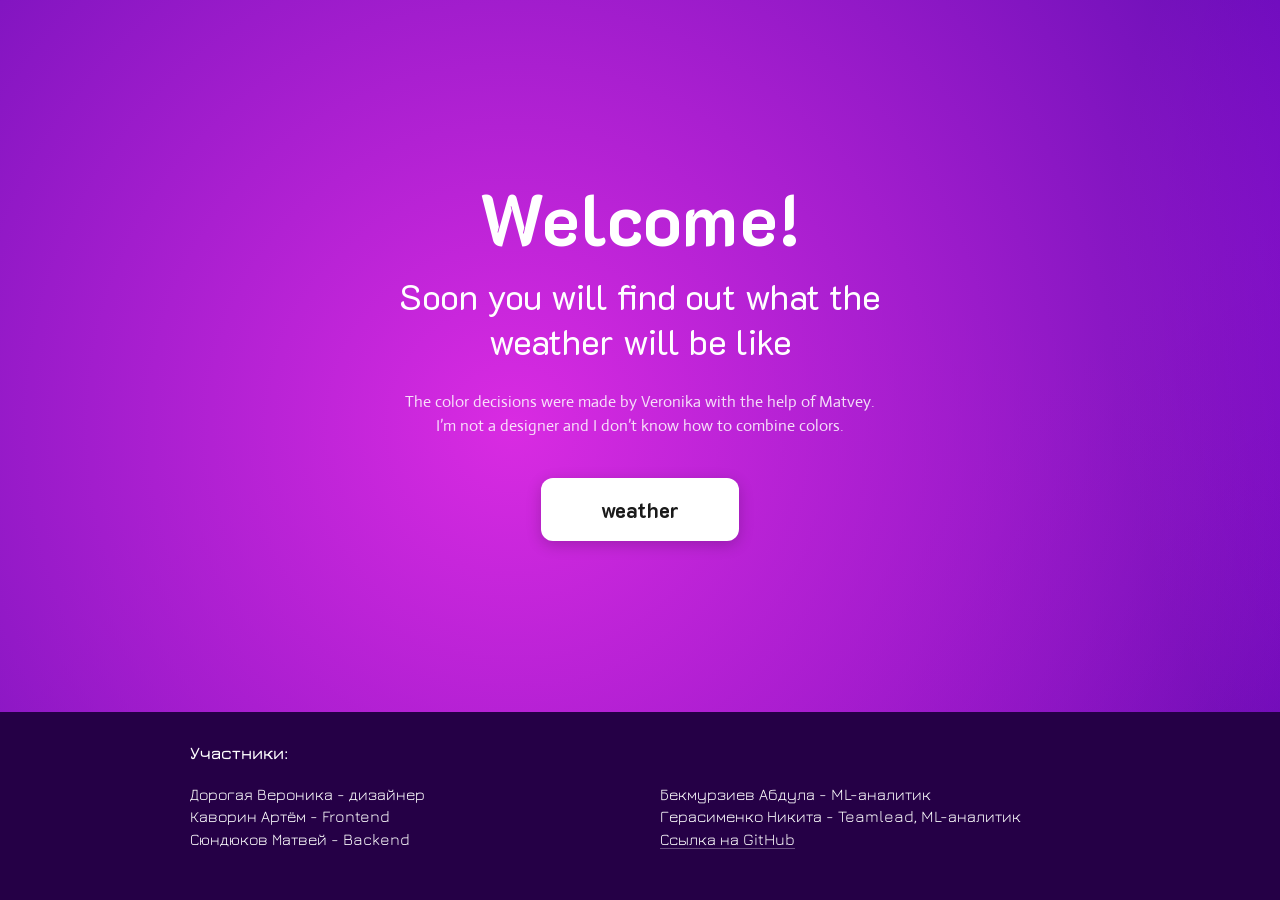
<file: index.html>
<!DOCTYPE html>
<html lang="ru">
<head>
    <meta charset="UTF-8">
    <meta name="viewport" content="width=device-width, initial-scale=1.0">
    <title>Weather Welcome</title>
    
    <!-- Подключение шрифтов K2D, Actor, Jura -->
    <link rel="preconnect" href="https://fonts.googleapis.com">
    <link rel="preconnect" href="https://fonts.gstatic.com" crossorigin>
    <link href="https://fonts.googleapis.com/css2?family=Actor&family=Jura:wght@400;600&family=K2D:wght@400;700&display=swap" rel="stylesheet">
    
    <!-- Подключение внешнего файла стилей -->
    <link rel="stylesheet" href="style.css">
</head>
<body>

    <!-- Основной контент с новым градиентом -->
    <main class="hero">
        <div class="hero-content">
            <h1>Welcome!</h1>
            <h2>Soon you will find out what the weather will be like</h2>
            <p class="disclaimer">
                The color decisions were made by Veronika with the help of Matvey.<br>
                I’m not a designer and I don’t know how to combine colors.
            </p>
            
            <!-- Кнопка-ссылка на weather.html (без JS) -->
            <a href="./weather.html" class="weather-btn">weather</a>
        </div>
    </main>

    <!-- Подвал с участниками -->
    <footer class="footer">
        <div class="footer-content">
            <p class="participants-title">Участники:</p>
            <div class="participants-grid">
                <div class="column">
                    <p>Дорогая Вероника - дизайнер</p>
                    <p>Каворин Артём - Frontend</p>
                    <p>Сюндюков Матвей - Backend</p>
                </div>
                <div class="column">
                    <p>Бекмурзиев Абдула - ML-аналитик</p>
                    <p>Герасименко Никита - Teamlead, ML-аналитик</p>
                 <p><a href="https://github.com/Les-S-niK/OpenMeteoTeamTest" target="_blank" rel="noopener noreferrer">Ссылка на GitHub</a></p>
                </div>
            </div>
        </div>
    </footer>

</body>
</html>
</file>
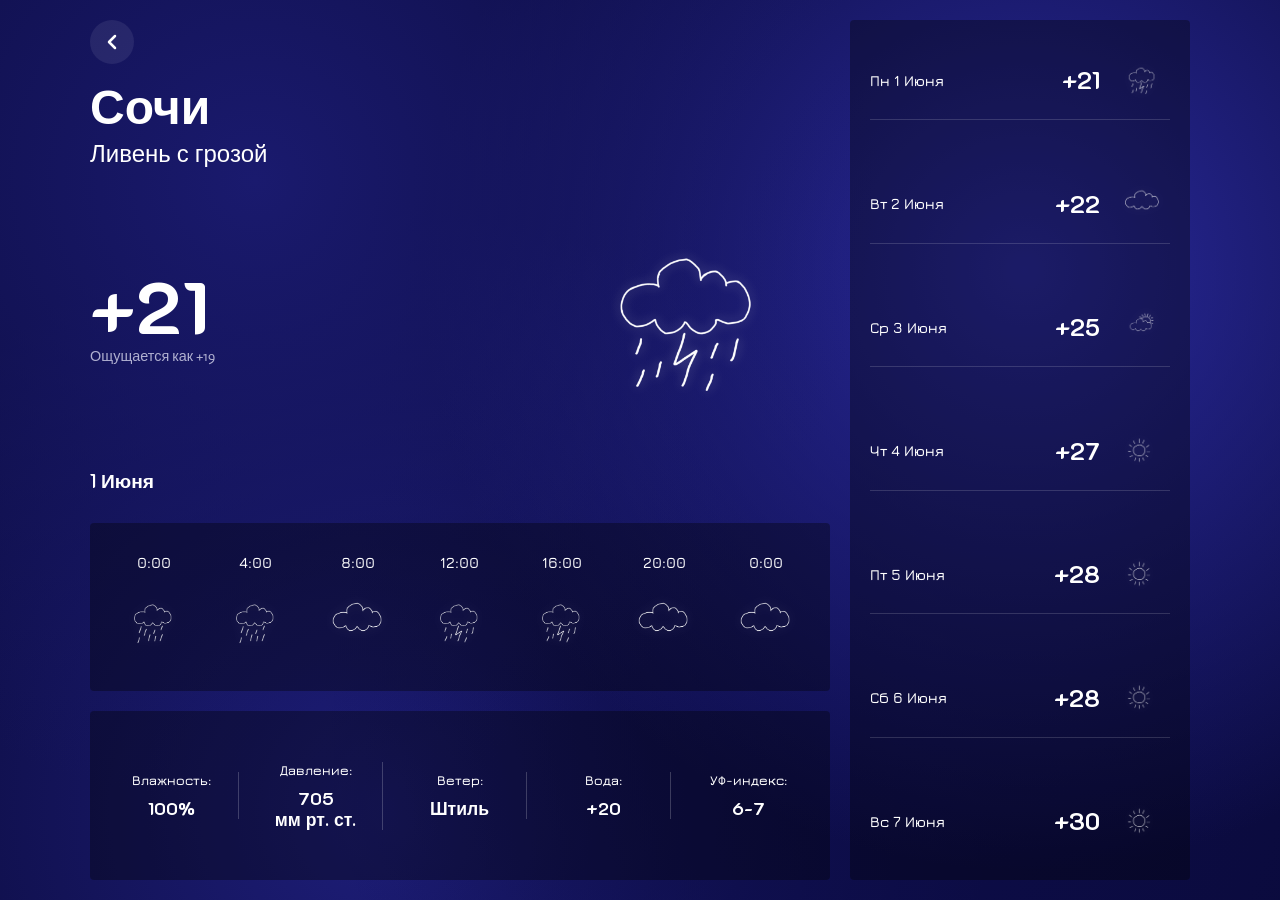
<file: weather.html>
<!DOCTYPE html>
<html lang="ru">
<head>
    <meta charset="UTF-8">
    <meta name="viewport" content="width=device-width, initial-scale=1.0">
    <title>Погода - Сочи</title>
    
    <link rel="preconnect" href="https://fonts.googleapis.com">
    <link rel="preconnect" href="https://fonts.gstatic.com" crossorigin>
    <link href="https://fonts.googleapis.com/css2?family=Actor&family=Jura:wght@400;600&family=K2D:wght@400;700&display=swap" rel="stylesheet">
    
    <link rel="stylesheet" href="weather.css">
</head>
<body>

    <main class="weather-app">
        <!-- ЛЕВАЯ КОЛОНКА -->
        <div class="main-info">
            
            <header class="current-weather">
                <!-- Кнопка "назад" -->
                <a href="index.html" class="back-btn" aria-label="Назад">
                    <svg width="24" height="24" viewBox="0 0 24 24" fill="none" stroke="currentColor" stroke-width="2.5" stroke-linecap="round" stroke-linejoin="round">
                        <polyline points="15 18 9 12 15 6"></polyline>
                    </svg>
                </a>

                <div class="location">
                    <h1>Сочи</h1>
                    <p class="condition">Ливень с грозой</p>
                </div>
                
                <div class="temperature-block">
                    <div class="temp-main">
                        <span class="temp-value">+21</span>
                        <span class="feels-like">Ощущается как +19</span>
                    </div>
                    <div class="weather-icon main-icon">
                        <img src="img/storm.png" alt="Гроза">
                    </div>
                </div>
                <p class="date">1 Июня</p>
            </header>

            <!-- Блок с часами -->
            <section class="hourly-forecast">
                <div class="hourly-scroll">
                    <div class="hourly-item">
                        <span class="time">0:00</span>
                        <div class="weather-icon small-icon">
                            <img src="img/rain.png" alt="Дождь">
                        </div>
                    </div>
                    <div class="hourly-item">
                        <span class="time">4:00</span>
                        <div class="weather-icon small-icon">
                            <img src="img/rain.png" alt="Дождь">
                        </div>
                    </div>
                    <div class="hourly-item">
                        <span class="time">8:00</span>
                        <div class="weather-icon small-icon">
                            <img src="img/cloud.png" alt="Облачно">
                        </div>
                    </div>
                    <div class="hourly-item">
                        <span class="time">12:00</span>
                        <div class="weather-icon small-icon">
                            <img src="img/storm.png" alt="Гроза">
                        </div>
                    </div>
                    <div class="hourly-item">
                        <span class="time">16:00</span>
                        <div class="weather-icon small-icon">
                            <img src="img/storm.png" alt="Гроза">
                        </div>
                    </div>
                    <div class="hourly-item">
                        <span class="time">20:00</span>
                        <div class="weather-icon small-icon">
                            <img src="img/cloud.png" alt="Облачно">
                        </div>
                    </div>
                    <div class="hourly-item">
                        <span class="time">0:00</span>
                        <div class="weather-icon small-icon">
                            <img src="img/cloud.png" alt="Облачно">
                        </div>
                    </div>
                </div>
            </section>

            <!-- Блок с деталями -->
            <section class="weather-details">
                <div class="detail-item">
                    <span class="detail-label">Влажность:</span>
                    <span class="detail-value">100%</span>
                </div>
                <div class="detail-item">
                    <span class="detail-label">Давление:</span>
                    <span class="detail-value">705 <br> мм рт. ст.</span>
                </div>
                <div class="detail-item">
                    <span class="detail-label">Ветер:</span>
                    <span class="detail-value">Штиль</span>
                </div>
                <div class="detail-item">
                    <span class="detail-label">Вода:</span>
                    <span class="detail-value">+20</span>
                </div>
                <div class="detail-item">
                    <span class="detail-label">УФ-индекс:</span>
                    <span class="detail-value">6-7</span>
                </div>
            </section>
        </div>

        <!-- ПРАВАЯ КОЛОНКА -->
        <aside class="weekly-forecast">
            <div class="day-item">
                <span class="day-name">Пн 1 Июня</span>
                <span class="day-temp">+21</span>
                <div class="weather-icon day-icon">
                    <img src="img/storm.png" alt="Гроза">
                </div>
            </div>
            <div class="day-item">
                <span class="day-name">Вт 2 Июня</span>
                <span class="day-temp">+22</span>
                <div class="weather-icon day-icon">
                    <img src="img/cloud.png" alt="Облачно">
                </div>
            </div>
            <div class="day-item">
                <span class="day-name">Ср 3 Июня</span>
                <span class="day-temp">+25</span>
                <div class="weather-icon day-icon">
                    <img src="img/cloud-sun.png" alt="Облачно с прояснениями">
                </div>
            </div>
            <div class="day-item">
                <span class="day-name">Чт 4 Июня</span>
                <span class="day-temp">+27</span>
                <div class="weather-icon day-icon">
                    <img src="img/sun.png" alt="Ясно">
                </div>
            </div>
            <div class="day-item">
                <span class="day-name">Пт 5 Июня</span>
                <span class="day-temp">+28</span>
                <div class="weather-icon day-icon">
                    <img src="img/sun.png" alt="Ясно">
                </div>
            </div>
            <div class="day-item">
                <span class="day-name">Сб 6 Июня</span>
                <span class="day-temp">+28</span>
                <div class="weather-icon day-icon">
                    <img src="img/sun.png" alt="Ясно">
                </div>
            </div>
            <div class="day-item">
                <span class="day-name">Вс 7 Июня</span>
                <span class="day-temp">+30</span>
                <div class="weather-icon day-icon">
                    <img src="img/sun.png" alt="Ясно">
                </div>
            </div>
        </aside>
    </main>

</body>
</html>
</file>
<file: style.css>
/* Сброс базовых стилей */
* {
    margin: 0;
    padding: 0;
    box-sizing: border-box;
}

/* Базовая структура страницы */
body {
    display: flex;
    flex-direction: column;
    min-height: 100vh;
    color: #ffffff;
}

/* Основной блок с ПЕРЕЛИВАЮЩИМСЯ градиентом */
.hero {
    flex-grow: 1;
    display: flex;
    flex-direction: column;
    justify-content: center;
    align-items: center;
    text-align: center;
    padding: 40px 20px;
    overflow: hidden;
    position: relative;

    /* Многослойный градиент */
    background: 
        radial-gradient(circle at 20% 30%, #d92be2 0%, transparent 45%),
        radial-gradient(circle at 80% 20%, #b300ff 0%, transparent 40%),
        radial-gradient(circle at 70% 80%, #4a00a0 0%, transparent 50%),
        radial-gradient(circle at 30% 90%, #7004B8 0%, transparent 45%),
        #5409AF;

    background-size: 200% 200%;
    animation: colorFlow 15s ease-in-out infinite;
}

/* Анимация перелива */
@keyframes colorFlow {
    0% {
        background-position: 
            0% 0%, 100% 0%, 100% 100%, 0% 100%, 0% 0%;
    }
    25% {
        background-position: 
            50% 20%, 60% 40%, 40% 70%, 50% 60%, 0% 0%;
    }
    50% {
        background-position: 
            100% 50%, 20% 80%, 0% 50%, 100% 30%, 0% 0%;
    }
    75% {
        background-position: 
            50% 80%, 60% 20%, 70% 40%, 40% 70%, 0% 0%;
    }
    100% {
        background-position: 
            0% 0%, 100% 0%, 100% 100%, 0% 100%, 0% 0%;
    }
}

.hero-content {
    max-width: 800px;
    width: 100%;
    display: flex;
    flex-direction: column;
    align-items: center;
    position: relative;
    z-index: 1;
}

/* Шрифт K2D для заголовков */
h1 {
    font-family: 'K2D', sans-serif;
    font-size: clamp(3rem, 6vw, 4.5rem);
    font-weight: 700;
    margin-bottom: 10px;
    letter-spacing: 1px;
}

h2 {
    font-family: 'K2D', sans-serif;
    font-size: clamp(1.5rem, 4vw, 2.2rem);
    font-weight: 400;
    max-width: 600px;
    line-height: 1.3;
    margin-bottom: 25px;
}

/* Шрифт Actor для мелкого текста */
.disclaimer {
    font-family: 'Actor', sans-serif;
    font-size: 1rem;
    font-weight: 400;
    color: rgba(255, 255, 255, 0.85);
    max-width: 520px;
    line-height: 1.5;
    margin-bottom: 40px;
}

/* Кнопка-ссылка */
.weather-btn {
    font-family: 'K2D', sans-serif;
    font-size: 1.3rem;
    font-weight: 700;
    color: #1a1a1a;
    background-color: #ffffff;
    border: none;
    border-radius: 12px;
    padding: 18px 60px;
    cursor: pointer;
    transition: transform 0.3s ease, box-shadow 0.3s ease;
    box-shadow: 0 4px 15px rgba(0, 0, 0, 0.2);

    /* Стили для ссылки, чтобы вела себя как кнопка */
    display: inline-block;
    text-decoration: none;
    text-align: center;
}

.weather-btn:hover {
    transform: translateY(-2px);
    box-shadow: 0 6px 25px rgba(255, 255, 255, 0.4);
}

.weather-btn:active {
    transform: translateY(0);
}

/* Футер - Шрифт Jura */
.footer {
    font-family: 'Jura', sans-serif;
    background-color: #250046;
    padding: 30px 20px 50px;
    font-size: 1rem;
    position: relative;
    z-index: 2;
}

.footer-content {
    max-width: 900px;
    margin: 0 auto;
}

.participants-title {
    font-weight: 600;
    margin-bottom: 20px;
    font-size: 1.1rem;
}

/* Сетка для списка участников */
.participants-grid {
    display: grid;
    grid-template-columns: 1fr 1fr;
    gap: 15px 40px;
}

.participants-grid p {
    line-height: 1.4;
    font-weight: 400;
}

.participants-grid a {
    color: #ffffff;
    text-decoration: none;
    border-bottom: 1px solid rgba(255, 255, 255, 0.3);
    transition: border-color 0.2s;
}

.participants-grid a:hover {
    border-color: #ffffff;
}

/* ====== АДАПТИВНОСТЬ ====== */
@media (max-width: 600px) {
    .hero {
        padding: 60px 15px;
        animation-duration: 18s;
    }

    .weather-btn {
        width: 100%;
        padding: 16px 20px;
    }

    .participants-grid {
        grid-template-columns: 1fr;
        gap: 12px;
    }

    .footer {
        padding: 25px 15px 40px;
    }
}
</file>
<file: weather.css>
/* Сброс */
* {
    margin: 0;
    padding: 0;
    box-sizing: border-box;
}

body {
    font-family: 'Actor', 'K2D', sans-serif;
    color: #ffffff;
    display: flex;
    justify-content: center;
    padding: 20px;
    min-height: 100vh;

    background: 
        radial-gradient(circle at 20% 20%, #1a1a6e 0%, transparent 50%),
        radial-gradient(circle at 80% 30%, #2a2a9e 0%, transparent 50%),
        radial-gradient(circle at 70% 80%, #0d0d4a 0%, transparent 50%),
        radial-gradient(circle at 30% 90%, #1e1e7a 0%, transparent 50%),
        #0a0a3a;

    background-size: 100% 100%;
}

/* Контейнер */
.weather-app {
    display: flex;
    gap: 20px;
    width: 100%;
    max-width: 1100px;
    align-items: stretch;
}

/* ================= ЛЕВАЯ КОЛОНКА ================= */
.main-info {
    flex: 1;
    display: flex;
    flex-direction: column;
    gap: 20px;
    justify-content: space-between;
}

.current-weather { padding-bottom: 10px; }

/* Кнопка "назад" */
.back-btn {
    display: inline-flex;
    align-items: center;
    justify-content: center;
    width: 44px;
    height: 44px;
    border-radius: 50%;
    color: #ffffff;
    background-color: rgba(255, 255, 255, 0.08);
    text-decoration: none;
    margin-bottom: 15px;
    transition: background-color 0.2s ease, transform 0.2s ease;
    cursor: pointer;
}

.back-btn:hover {
    background-color: rgba(255, 255, 255, 0.18);
    transform: translateX(-3px);
}

.back-btn:active {
    transform: translateX(-1px);
}

.back-btn svg {
    display: block;
}

.location h1 {
    font-family: 'K2D', sans-serif;
    font-size: 3rem;
    font-weight: 700;
    line-height: 1.1;
}

.location .condition {
    font-family: 'K2D', sans-serif;
    font-size: 1.5rem;
    font-weight: 400;
    margin-top: 5px;
}

.temperature-block {
    display: flex;
    justify-content: space-between;
    align-items: center;
    margin-top: 10px;
}

.temp-main { display: flex; flex-direction: column; }

.temp-value {
    font-family: 'K2D', sans-serif;
    font-size: 4.5rem;
    font-weight: 700;
    line-height: 1;
}

.feels-like {
    font-family: 'Actor', sans-serif;
    font-size: 0.9rem;
    color: #b0b0d0;
    margin-top: 5px;
}

/* Иконки */
.weather-icon {
    display: flex;
    justify-content: center;
    align-items: center;
}

.weather-icon img {
    width: 100%;
    height: 100%;
    object-fit: contain;
    filter: drop-shadow(0 0 6px rgba(255, 255, 255, 0.35));
}

/* ГЛАВНАЯ ИКОНКА */
.main-icon {
    width: 280px;
    height: 280px;
}

.date {
    font-family: 'K2D', sans-serif;
    font-size: 1.2rem;
    font-weight: 600;
    margin-top: 10px;
}

/* Блок с часами — без прокрутки */
.hourly-forecast {
    background-color: rgba(0, 0, 0, 0.35);
    border-radius: 4px;
    padding: 20px 15px;
    flex: 1;
    display: flex;
    align-items: center;
}

.hourly-scroll {
    display: flex;
    justify-content: space-between;
    gap: 5px;
    width: 100%;
}

.hourly-item {
    display: flex;
    flex-direction: column;
    align-items: center;
    gap: 10px;
    flex: 1;
    min-width: 0;
}

.hourly-item .time {
    font-family: 'Jura', sans-serif;
    font-size: 0.95rem;
    font-weight: 600;
    white-space: nowrap;
}

.small-icon {
    width: 80px;
    height: 80px;
}

/* Блок с деталями */
.weather-details {
    display: grid;
    grid-template-columns: repeat(5, 1fr);
    background-color: rgba(0, 0, 0, 0.35);
    border-radius: 4px;
    padding: 20px 15px;
    gap: 10px;
    flex: 1;
    align-items: center;
}

.detail-item {
    display: flex;
    flex-direction: column;
    align-items: center;
    text-align: center;
    border-right: 1px solid rgba(255, 255, 255, 0.2);
    padding: 0 5px;
}
.detail-item:last-child { border-right: none; }

.detail-label {
    font-family: 'Jura', sans-serif;
    font-size: 0.85rem;
    font-weight: 600;
    margin-bottom: 10px;
}

.detail-value {
    font-family: 'K2D', sans-serif;
    font-size: 1.1rem;
    font-weight: 700;
    line-height: 1.2;
}

/* ================= ПРАВАЯ КОЛОНКА ================= */
.weekly-forecast {
    width: 340px;
    background-color: rgba(0, 0, 0, 0.35);
    border-radius: 4px;
    padding: 20px;
    display: flex;
    flex-direction: column;
    justify-content: space-between;
}

.day-item {
    display: flex;
    justify-content: space-between;
    align-items: center;
    padding: 12px 0;
    border-bottom: 1px solid rgba(255, 255, 255, 0.15);
}
.day-item:last-child { border-bottom: none; }

.day-name {
    font-family: 'Jura', sans-serif;
    font-size: 0.95rem;
    font-weight: 600;
    flex: 1;
}

.day-temp {
    font-family: 'K2D', sans-serif;
    font-size: 1.5rem;
    font-weight: 700;
    margin-right: 15px;
}

.day-icon {
    width: 55px;
    height: 55px;
}

/* ================= АДАПТИВНОСТЬ (расширение) ================= */

@media (min-width: 1300px) {
    .weather-app { max-width: 1250px; gap: 25px; }
    .location h1 { font-size: 3.5rem; }
    .location .condition { font-size: 1.7rem; }
    .temp-value { font-size: 5.5rem; }
    .feels-like { font-size: 1rem; }
    .main-icon { width: 340px; height: 340px; }
    .small-icon { width: 100px; height: 100px; }
    .hourly-item .time { font-size: 1.05rem; }
    .weekly-forecast { width: 400px; }
    .day-icon { width: 70px; height: 70px; }
    .day-temp { font-size: 1.8rem; }
    .day-name { font-size: 1.05rem; }
    .detail-value { font-size: 1.3rem; }
    .detail-label { font-size: 0.95rem; }
}

@media (min-width: 1600px) {
    .weather-app { max-width: 1450px; gap: 30px; }
    .location h1 { font-size: 4rem; }
    .location .condition { font-size: 2rem; }
    .temp-value { font-size: 6.5rem; }
    .main-icon { width: 400px; height: 400px; }
    .small-icon { width: 120px; height: 120px; }
    .hourly-item .time { font-size: 1.15rem; }
    .weekly-forecast { width: 480px; padding: 25px; }
    .day-icon { width: 85px; height: 85px; }
    .day-temp { font-size: 2.1rem; }
    .day-name { font-size: 1.15rem; }
    .detail-value { font-size: 1.5rem; }
    .detail-label { font-size: 1.05rem; }
}

@media (min-width: 1920px) {
    .weather-app { max-width: 1650px; }
    .location h1 { font-size: 4.5rem; }
    .temp-value { font-size: 7.5rem; }
    .main-icon { width: 460px; height: 460px; }
    .small-icon { width: 140px; height: 140px; }
    .weekly-forecast { width: 550px; }
    .day-icon { width: 100px; height: 100px; }
    .day-temp { font-size: 2.4rem; }
    .day-name { font-size: 1.3rem; }
}

/* ================= АДАПТИВНОСТЬ (сужение) ================= */

@media (max-width: 850px) {
    .weather-app { flex-direction: column; }
    .weekly-forecast { width: 100%; }
}

@media (max-width: 600px) {
    body { padding: 15px; }
    .weather-app { gap: 15px; }
    .location h1 { font-size: 2.5rem; }
    .location .condition { font-size: 1.2rem; }
    .temp-value { font-size: 3.5rem; }
    .main-icon { width: 220px; height: 220px; }

    .hourly-forecast {
        padding: 15px 8px;
        flex: none;
        display: block;
    }
    .hourly-scroll { gap: 2px; }
    .hourly-item { gap: 6px; min-width: 0; }
    .hourly-item .time { font-size: 0.7rem; }
    .small-icon { width: 45px; height: 45px; }

    .weather-details {
        grid-template-columns: 1fr 1fr;
        gap: 15px;
        padding: 15px;
        flex: none;
    }
    
    .detail-item {
        border-right: none;
        border-bottom: 1px solid rgba(255, 255, 255, 0.2);
        padding-bottom: 10px;
    }
    
    .detail-item:nth-last-child(-n+2) {
        border-bottom: none;
        padding-bottom: 0;
    }
    
    .weekly-forecast {
        padding: 15px;
        justify-content: flex-start;
    }
    .day-item { padding: 10px 0; }
    .day-name { font-size: 0.85rem; }
    .day-temp { font-size: 1.3rem; margin-right: 10px; }
    .day-icon { width: 45px; height: 45px; }
}

@media (max-width: 380px) {
    .temp-value { font-size: 3rem; }
    .main-icon { width: 180px; height: 180px; }

    .hourly-item .time { font-size: 0.65rem; }
    .small-icon { width: 38px; height: 38px; }

    .weather-details { grid-template-columns: 1fr; }
    
    .detail-item {
        border-bottom: 1px solid rgba(255, 255, 255, 0.2);
        padding-bottom: 10px;
    }
    
    .detail-item:nth-last-child(-n+2) {
        border-bottom: 1px solid rgba(255, 255, 255, 0.2);
        padding-bottom: 10px;
    }
    
    .detail-item:last-child {
        border-bottom: none;
        padding-bottom: 0;
    }
    
    .day-icon { width: 40px; height: 40px; }
}
</file>
